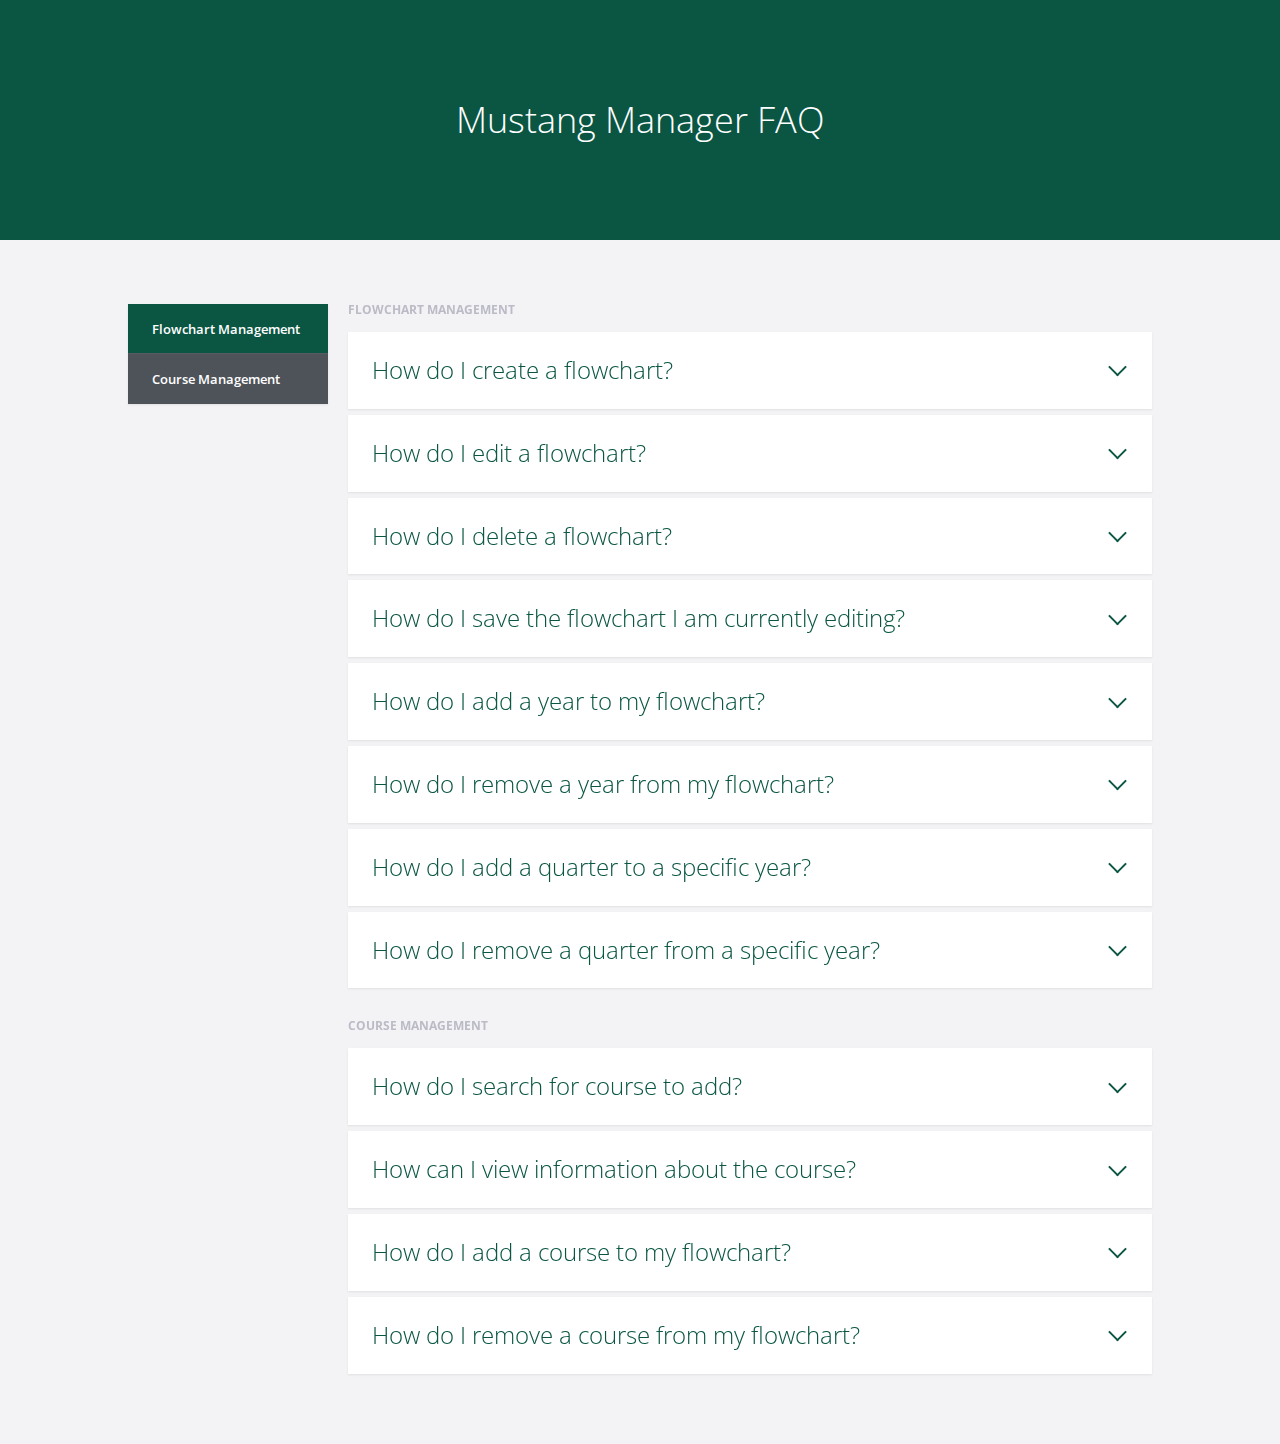
<file: src/main/resources/static/faq/index.html>
<!doctype html>
<html lang="en" class="no-js">
<head>
	<meta charset="UTF-8">
	<meta name="viewport" content="width=device-width, initial-scale=1">

	<link href='http://fonts.googleapis.com/css?family=Open+Sans:400,300,600,700' rel='stylesheet' type='text/css'>

	<link rel="stylesheet" href="css/reset.css"> <!-- CSS reset -->
	<link rel="stylesheet" href="css/style.css"> <!-- Resource style -->
	<script src="js/modernizr.js"></script> <!-- Modernizr -->
	<title>FAQ Template | CodyHouse</title>
</head>
<body>
<header>
	<h1>Mustang Manager FAQ</h1>
</header>
<section class="cd-faq">
	<ul class="cd-faq-categories">
		<li><a class="selected" href="#flowchart">Flowchart Management</a></li>
		<li><a href="#course">Course Management</a></li>
	</ul> <!-- cd-faq-categories -->

	<div class="cd-faq-items">
		<ul id="flowchart" class="cd-faq-group">
			<li class="cd-faq-title"><h2>Flowchart Management</h2></li>
			<li>
				<a class="cd-faq-trigger" href="#0">How do I create a flowchart?</a>
				<div class="cd-faq-content">
					<p>
					1. Click on the menu button in the top left corner<br/>
					<img src="images/Hamburger Menu.png" alt="some text" width=400 height=50><br/>
					2. Click on “Manage Flowcharts”<br/>
					3. Click on “Create New Flowchart”<br/>
					Note: You may have a maximum of 5 flowcharts<br/>
					<img src="images/Create New Flowchart.png" alt="some text" width=400 height=249>
					</p>
				</div> <!-- cd-faq-content -->
			</li>

			<li>
				<a class="cd-faq-trigger" href="#0">How do I edit a flowchart?</a>
				<div class="cd-faq-content">
					<p>
						By default, your first created flowchart will be opened and edited after signing on to Mustang Manager. To edit a different flowchart:<br/>
						1. Click on the menu button in the top left corner<br/>
						<img src="images/Hamburger Menu.png" alt="some text" width=400 height=50><br/>
						2. Click on “Manage Flowcharts”<br/>
						3. Click on the name of the flowchart you would like to edit<br/>
						<img src="images/Edit Flowchart.png" alt="some text" width=400 height=249>
					</p>
				</div> <!-- cd-faq-content -->
			</li>

			<li>
				<a class="cd-faq-trigger" href="#0">How do I delete a flowchart?</a>
				<div class="cd-faq-content">
					<p>
						1. Click on the menu button in the top left corner<br/>
						<img src="images/Hamburger Menu.png" alt="some text" width=400 height=50><br/>
						2. Click on “Manage Flowcharts”<br/>
						3. Click on the trash icon near the name of the flowchart you would like to delete<br/>
						4. A warning will pop up on the screen asking if you are sure you want to delete that flowchart<br/>
						5. Click yes to permanently delete the flowchart<br/>
						<img src="images/Delete Flowchart.png" alt="some text" width=400 height=249>
					</p>
				</div> <!-- cd-faq-content -->
			</li>

			<li>
				<a class="cd-faq-trigger" href="#0">How do I save the flowchart I am currently editing?</a>
				<div class="cd-faq-content">
				<p>
					Any change that you make to a flowchart is automatically saved.<br/>
				</p>
				</div> <!-- cd-faq-content -->
			</li>
			
			<li>
				<a class="cd-faq-trigger" href="#0">How do I add a year to my flowchart?</a>
				<div class="cd-faq-content">
				<p>
					1. Click on the menu in the top left corner<br/>
					<img src="images/Hamburger Menu.png" alt="some text" width=400 height=50><br/>
					2. Click on “Add Year” from the drop-down menu<br/>
					<img src="images/Add Year.png" alt="some text" width=400 height=249>
				</p>
				</div> <!-- cd-faq-content -->
			</li>
			
			<li>
				<a class="cd-faq-trigger" href="#0">How do I remove a year from my flowchart?</a>
				<div class="cd-faq-content">
				<p>
					1. Click on the menu located in the top left corner<br/>
					<img src="images/Hamburger Menu.png" alt="some text" width=400 height=50><br/>
					2. Click on the “Remove Year” button from the drop-down menu <br/>
					<img src="images/Delete Year.png" alt="some text" width=400 height=249>
				</p>
				</div> <!-- cd-faq-content -->
			</li>
			
			<li>
				<a class="cd-faq-trigger" href="#0">How do I add a quarter to a specific year?</a>
				<div class="cd-faq-content">
				<p>
					Note: Only a summer quarter may be added to a flowchart for any particular year. To add the summer quarter:<br/>
					1. Click on the gear icon located to the right of the year title<br/>
					2. If the summer quarter has not been already added, the drop-down menu will display an “Add Summer Quarter” button<br/>
					3. Click the button to insert the summer quarter for the selected year<br/>
					<img src="images/Add Summer Quarter.png" alt="some text" width=400 height=249>
				</p>
				</div> <!-- cd-faq-content -->
			</li>
			
			<li>
				<a class="cd-faq-trigger" href="#0">How do I remove a quarter from a specific year?</a>
				<div class="cd-faq-content">
				<p>
					Only the summer quarter may be removed from a flowchart for any particular year. To remove the summer quarter:<br/>
					1. Click on the gear icon located to the right of the year title<br/>
					2. If the summer quarter has already been added, the drop-down menu will display a “Remove Summer Quarter” button<br/>
					3. Click the button to remove the summer quarter for the selected year<br/>
					<img src="images/Remove Summer Quarter.png" alt="some text" width=400 height=249>
				</p>
				</div> <!-- cd-faq-content -->
			</li>
		</ul> <!-- cd-faq-group -->
		
		<ul id="course" class="cd-faq-group">
			<li class="cd-faq-title"><h2>Course Management</h2></li>
			<li>
				<a class="cd-faq-trigger" href="#0">How do I search for course to add?</a>
				<div class="cd-faq-content">
				<p>
					1. Use the search bar located at the top of the “Course Search” box<br/>
					2. Search for a course by entering the department abbreviation followed by the course number (i.e. CPE 101)<br/>
					3. Alternatively, only the department abbreviation can be searched to display all courses within that department<br/>
					<img src="images/Course Search.png" alt="some text" width=400 height=249><br/>
				</p>
				</div> <!-- cd-faq-content -->
			</li>

			<li>
				<a class="cd-faq-trigger" href="#0">How can I view information about the course?</a>
				<div class="cd-faq-content">
					<p>
						1. Enter a search in the “Course Search” box and select a course by clicking on one of the results<br/>
						2. All of the information pertaining to the selected course will appear in the “Course Information”
						box including: course title, number of units, prerequisite courses, and a course description<br/>
						<img src="images/Course Info.png" alt="some text" width=400 height=249><br/>
					</p>
				</div> <!-- cd-faq-content -->
			</li>

			<li>
				<a class="cd-faq-trigger" href="#0">How do I add a course to my flowchart?</a>
				<div class="cd-faq-content">
					<p>
						1. Search for a course using the course search bar<br/>
						2. Click on the desired course and drag it into the correct quarter column of the flowchart<br/>
						3. The course will be added within the specified quarter and can be dragged to other locations within the flowchart<br/>
						<img src="images/Add Course.png" alt="some text" width=400 height=249><br/>
					</p>
				</div> <!-- cd-faq-content -->
			</li>

			<li>
				<a class="cd-faq-trigger" href="#0">How do I remove a course from my flowchart?</a>
				<div class="cd-faq-content">
					<p>
						To remove a course, click on the desired course and drag it to any location outside of the flowchart<br/>
						<img src="images/Remove Course.png" alt="some text" width=400 height=249><br/>
					</p>
				</div> <!-- cd-faq-content -->
			</li>
		</ul> <!-- cd-faq-group -->
	</div> <!-- cd-faq-items -->
	<a href="#0" class="cd-close-panel">Close</a>
</section> <!-- cd-faq -->
<script src="js/jquery-2.1.1.js"></script>
<script src="js/jquery.mobile.custom.min.js"></script>
<script src="js/main.js"></script> <!-- Resource jQuery -->
</body>
</html>
</file>
<file: src/main/resources/static/faq/css/style.css>
/* -------------------------------- 

Primary style

-------------------------------- */
*, *::after, *::before {
  -webkit-box-sizing: border-box;
  -moz-box-sizing: border-box;
  box-sizing: border-box;
}

*::after, *::before {
  content: '';
}

body {
  font-size: 100%;
  font-family: "Open Sans", sans-serif;
  color: #4e5359;
  background-color: #f3f3f5;
}
body::after {
  /* overlay layer visible on small devices when the right panel slides in */
  position: fixed;
  top: 0;
  left: 0;
  width: 100%;
  height: 100%;
  background-color: rgba(78, 83, 89, 0.8);
  visibility: hidden;
  opacity: 0;
  -webkit-transition: opacity .3s 0s, visibility 0s .3s;
  -moz-transition: opacity .3s 0s, visibility 0s .3s;
  transition: opacity .3s 0s, visibility 0s .3s;
}
body.cd-overlay::after {
  visibility: visible;
  opacity: 1;
  -webkit-transition: opacity .3s 0s, visibility 0s 0s;
  -moz-transition: opacity .3s 0s, visibility 0s 0s;
  transition: opacity .3s 0s, visibility 0s 0s;
}
@media only screen and (min-width: 768px) {
  body::after {
    display: none;
  }
}

a {
  color: #0a5643;
  text-decoration: none;
}

/* -------------------------------- 

Main components 

-------------------------------- */
header {
  position: relative;
  height: 180px;
  line-height: 180px;
  text-align: center;
  background-color: #0a5643;
}
header h1 {
  color: #ffffff;
  -webkit-font-smoothing: antialiased;
  -moz-osx-font-smoothing: grayscale;
  font-size: 20px;
  font-size: 1.25rem;
}
@media only screen and (min-width: 1024px) {
  header {
    height: 240px;
    line-height: 240px;
  }
  header h1 {
    font-size: 36px;
    font-size: 2.25rem;
    font-weight: 300;
  }
}

.cd-faq {
  width: 90%;
  max-width: 1024px;
  margin: 2em auto;
  box-shadow: 0 1px 5px rgba(0, 0, 0, 0.1);
}
.cd-faq:after {
  content: "";
  display: table;
  clear: both;
}
@media only screen and (min-width: 768px) {
  .cd-faq {
    position: relative;
    margin: 4em auto;
    box-shadow: none;
  }
}

.cd-faq-categories a {
  position: relative;
  display: block;
  overflow: hidden;
  height: 50px;
  line-height: 50px;
  padding: 0 28px 0 16px;
  background-color: #4e5359;
  -webkit-font-smoothing: antialiased;
  -moz-osx-font-smoothing: grayscale;
  color: #ffffff;
  white-space: nowrap;
  border-bottom: 1px solid #555b61;
  text-overflow: ellipsis;
}
.cd-faq-categories a::before, .cd-faq-categories a::after {
  /* plus icon on the right */
  position: absolute;
  top: 50%;
  right: 16px;
  display: inline-block;
  height: 1px;
  width: 10px;
  background-color: #7f868e;
}
.cd-faq-categories a::after {
  -webkit-transform: rotate(90deg);
  -moz-transform: rotate(90deg);
  -ms-transform: rotate(90deg);
  -o-transform: rotate(90deg);
  transform: rotate(90deg);
}
.cd-faq-categories li:last-child a {
  border-bottom: none;
}
@media only screen and (min-width: 768px) {
  .cd-faq-categories {
    width: 20%;
    float: left;
    box-shadow: 0 1px 2px rgba(0, 0, 0, 0.08);
  }
  .cd-faq-categories a {
    font-size: 13px;
    font-size: 0.8125rem;
    font-weight: 600;
    padding-left: 24px;
    padding: 0 24px;
    -webkit-transition: background 0.2s, padding 0.2s;
    -moz-transition: background 0.2s, padding 0.2s;
    transition: background 0.2s, padding 0.2s;
  }
  .cd-faq-categories a::before, .cd-faq-categories a::after {
    display: none;
  }
  .no-touch .cd-faq-categories a:hover {
    background: #555b61;
  }
  .no-js .cd-faq-categories {
    width: 100%;
    margin-bottom: 2em;
  }
}
@media only screen and (min-width: 1024px) {
  .cd-faq-categories {
    position: absolute;
    top: 0;
    left: 0;
    width: 200px;
    z-index: 2;
  }
  .cd-faq-categories a::before {
    /* decorative rectangle on the left visible for the selected item */
    display: block;
    top: 0;
    right: auto;
    left: 0;
    height: 100%;
    width: 3px;
    background-color: #0a5643;
    opacity: 0;
    -webkit-transition: opacity 0.2s;
    -moz-transition: opacity 0.2s;
    transition: opacity 0.2s;
  }
  .cd-faq-categories .selected {
    background: #0a5643 !important;
  }
  .cd-faq-categories .selected::before {
    opacity: 1;
  }
  .cd-faq-categories.is-fixed {
    /* top and left value assigned in jQuery */
    position: fixed;
  }
  .no-js .cd-faq-categories {
    position: relative;
  }
}

.cd-faq-items {
  position: fixed;
  height: 100%;
  width: 90%;
  top: 0;
  right: 0;
  background: #ffffff;
  padding: 0 5% 1em;
  overflow: auto;
  -webkit-overflow-scrolling: touch;
  z-index: 1;
  -webkit-backface-visibility: hidden;
  backface-visibility: hidden;
  -webkit-transform: translateZ(0) translateX(100%);
  -moz-transform: translateZ(0) translateX(100%);
  -ms-transform: translateZ(0) translateX(100%);
  -o-transform: translateZ(0) translateX(100%);
  transform: translateZ(0) translateX(100%);
  -webkit-transition: -webkit-transform .3s;
  -moz-transition: -moz-transform .3s;
  transition: transform .3s;
}
.cd-faq-items.slide-in {
  -webkit-transform: translateZ(0) translateX(0%);
  -moz-transform: translateZ(0) translateX(0%);
  -ms-transform: translateZ(0) translateX(0%);
  -o-transform: translateZ(0) translateX(0%);
  transform: translateZ(0) translateX(0%);
}
.no-js .cd-faq-items {
  position: static;
  height: auto;
  width: 100%;
  -webkit-transform: translateX(0);
  -moz-transform: translateX(0);
  -ms-transform: translateX(0);
  -o-transform: translateX(0);
  transform: translateX(0);
}
@media only screen and (min-width: 768px) {
  .cd-faq-items {
    position: static;
    height: auto;
    width: 78%;
    float: right;
    overflow: visible;
    -webkit-transform: translateZ(0) translateX(0);
    -moz-transform: translateZ(0) translateX(0);
    -ms-transform: translateZ(0) translateX(0);
    -o-transform: translateZ(0) translateX(0);
    transform: translateZ(0) translateX(0);
    padding: 0;
    background: transparent;
  }
}
@media only screen and (min-width: 1024px) {
  .cd-faq-items {
    float: none;
    width: 100%;
    padding-left: 220px;
  }
  .no-js .cd-faq-items {
    padding-left: 0;
  }
}

.cd-close-panel {
  position: fixed;
  top: 5px;
  right: -100%;
  display: block;
  height: 40px;
  width: 40px;
  overflow: hidden;
  text-indent: 100%;
  white-space: nowrap;
  z-index: 2;
  /* Force Hardware Acceleration in WebKit */
  -webkit-transform: translateZ(0);
  -moz-transform: translateZ(0);
  -ms-transform: translateZ(0);
  -o-transform: translateZ(0);
  transform: translateZ(0);
  -webkit-backface-visibility: hidden;
  backface-visibility: hidden;
  -webkit-transition: right 0.4s;
  -moz-transition: right 0.4s;
  transition: right 0.4s;
}
.cd-close-panel::before, .cd-close-panel::after {
  /* close icon in CSS */
  position: absolute;
  top: 16px;
  left: 12px;
  display: inline-block;
  height: 3px;
  width: 18px;
  background: #6c7d8e;
}
.cd-close-panel::before {
  -webkit-transform: rotate(45deg);
  -moz-transform: rotate(45deg);
  -ms-transform: rotate(45deg);
  -o-transform: rotate(45deg);
  transform: rotate(45deg);
}
.cd-close-panel::after {
  -webkit-transform: rotate(-45deg);
  -moz-transform: rotate(-45deg);
  -ms-transform: rotate(-45deg);
  -o-transform: rotate(-45deg);
  transform: rotate(-45deg);
}
.cd-close-panel.move-left {
  right: 2%;
}
@media only screen and (min-width: 768px) {
  .cd-close-panel {
    display: none;
  }
}

.cd-faq-group {
  /* hide group not selected */
  display: none;
}
.cd-faq-group.selected {
  display: block;
}
.cd-faq-group .cd-faq-title {
  background: transparent;
  box-shadow: none;
  margin: 1em 0;
}
.no-touch .cd-faq-group .cd-faq-title:hover {
  box-shadow: none;
}
.cd-faq-group .cd-faq-title h2 {
  text-transform: uppercase;
  font-size: 12px;
  font-size: 0.75rem;
  font-weight: 700;
  color: #bbbbc7;
}
.no-js .cd-faq-group {
  display: block;
}
@media only screen and (min-width: 768px) {
  .cd-faq-group {
    /* all groups visible */
    display: block;
  }
  .cd-faq-group > li {
    background: #ffffff;
    margin-bottom: 6px;
    box-shadow: 0 1px 2px rgba(0, 0, 0, 0.08);
    -webkit-transition: box-shadow 0.2s;
    -moz-transition: box-shadow 0.2s;
    transition: box-shadow 0.2s;
  }
  .no-touch .cd-faq-group > li:hover {
    box-shadow: 0 1px 10px rgba(108, 125, 142, 0.3);
  }
  .cd-faq-group .cd-faq-title {
    margin: 2em 0 1em;
  }
  .cd-faq-group:first-child .cd-faq-title {
    margin-top: 0;
  }
}

.cd-faq-trigger {
  position: relative;
  display: block;
  margin: 1.6em 0 .4em;
  line-height: 1.2;
}
@media only screen and (min-width: 768px) {
  .cd-faq-trigger {
    font-size: 24px;
    font-size: 1.5rem;
    font-weight: 300;
    margin: 0;
    padding: 24px 72px 24px 24px;
  }
  .cd-faq-trigger::before, .cd-faq-trigger::after {
    /* arrow icon on the right */
    position: absolute;
    right: 24px;
    top: 50%;
    height: 2px;
    width: 13px;
    background: #0a5643;
    -webkit-backface-visibility: hidden;
    backface-visibility: hidden;
    -webkit-transition-property: -webkit-transform;
    -moz-transition-property: -moz-transform;
    transition-property: transform;
    -webkit-transition-duration: 0.2s;
    -moz-transition-duration: 0.2s;
    transition-duration: 0.2s;
  }
  .cd-faq-trigger::before {
    -webkit-transform: rotate(45deg);
    -moz-transform: rotate(45deg);
    -ms-transform: rotate(45deg);
    -o-transform: rotate(45deg);
    transform: rotate(45deg);
    right: 32px;
  }
  .cd-faq-trigger::after {
    -webkit-transform: rotate(-45deg);
    -moz-transform: rotate(-45deg);
    -ms-transform: rotate(-45deg);
    -o-transform: rotate(-45deg);
    transform: rotate(-45deg);
  }
  .content-visible .cd-faq-trigger::before {
    -webkit-transform: rotate(-45deg);
    -moz-transform: rotate(-45deg);
    -ms-transform: rotate(-45deg);
    -o-transform: rotate(-45deg);
    transform: rotate(-45deg);
  }
  .content-visible .cd-faq-trigger::after {
    -webkit-transform: rotate(45deg);
    -moz-transform: rotate(45deg);
    -ms-transform: rotate(45deg);
    -o-transform: rotate(45deg);
    transform: rotate(45deg);
  }
}

.cd-faq-content p {
  font-size: 14px;
  font-size: 0.875rem;
  line-height: 1.4;
  color: #6c7d8e;
}
@media only screen and (min-width: 768px) {
  .cd-faq-content {
    display: none;
    padding: 0 24px 30px;
  }
  .cd-faq-content p {
    line-height: 1.6;
  }
  .no-js .cd-faq-content {
    display: block;
  }
}
</file>
